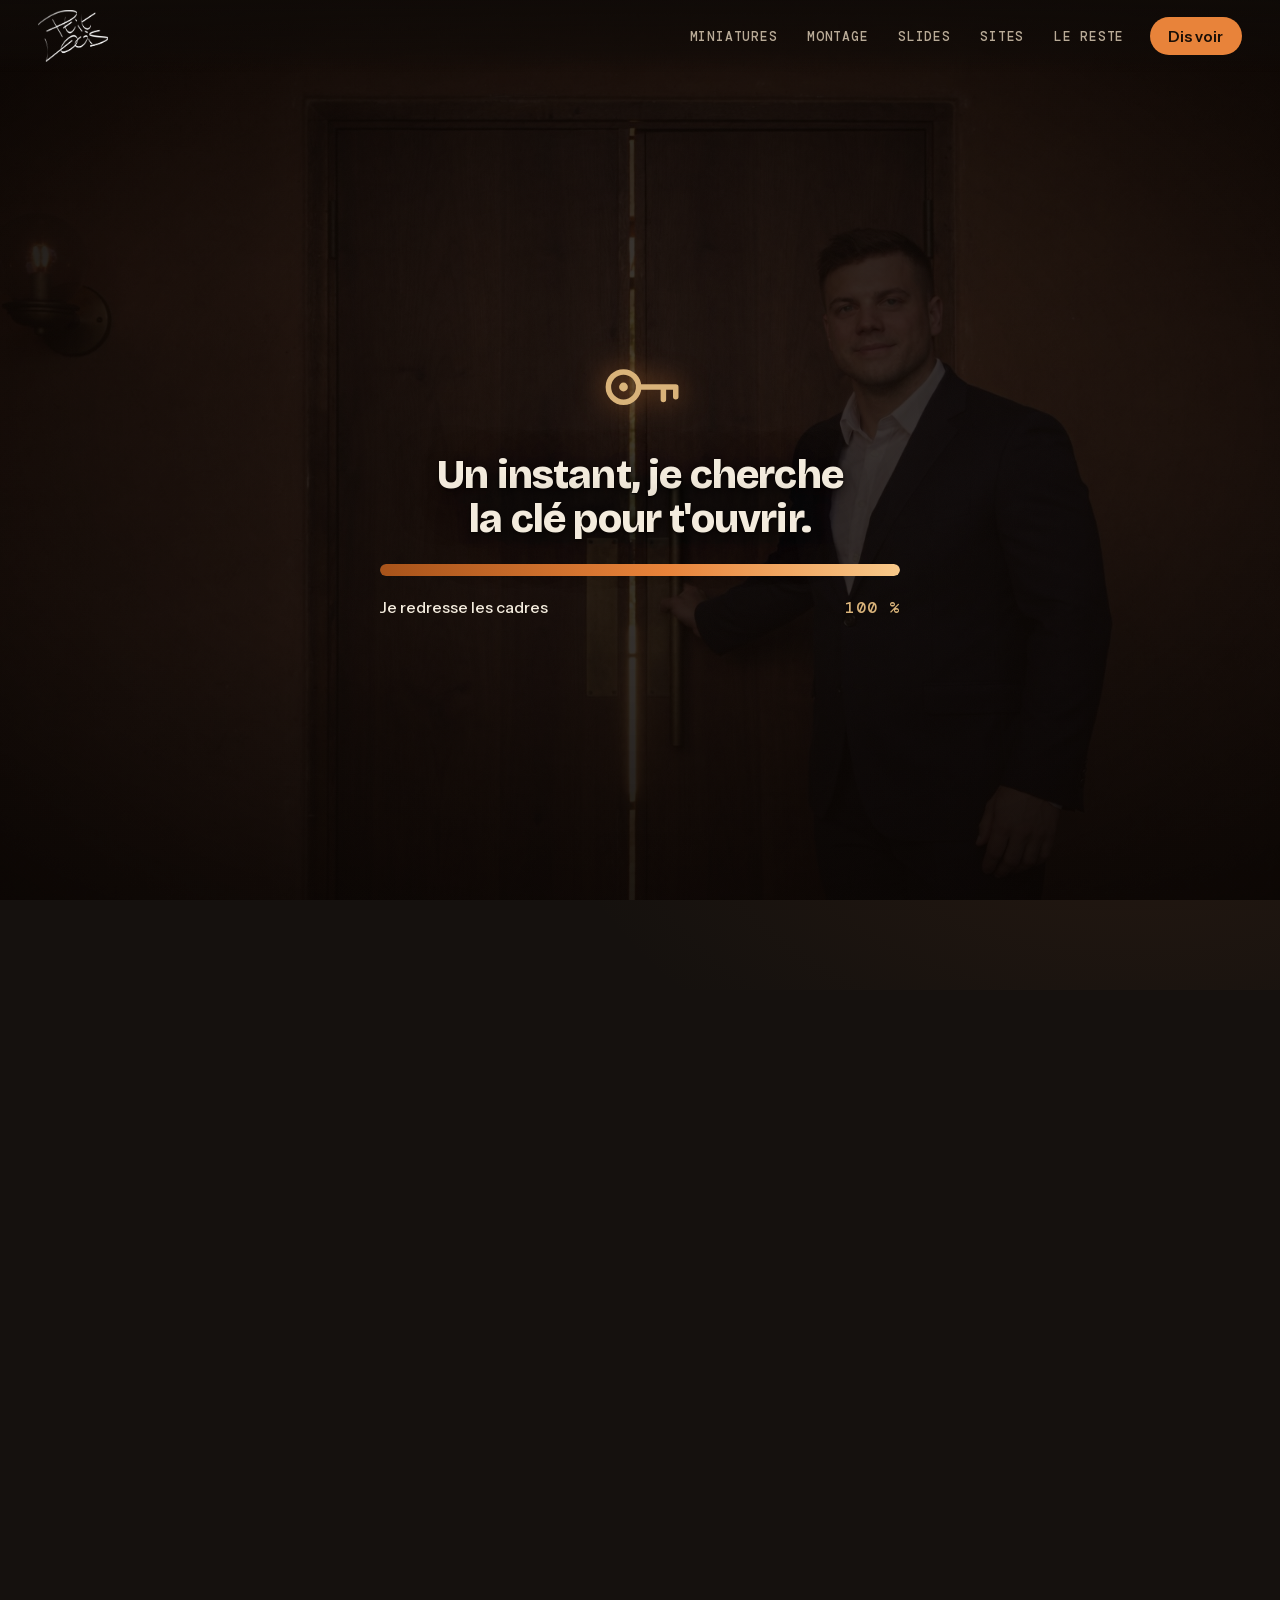
<file: index.html>
<!doctype html>
<html lang="fr">
<head>
<meta charset="utf-8">
<meta name="viewport" content="width=device-width,initial-scale=1">
<title>P'tit Louis · Quatre métiers, un Franc-Comtois</title>
<meta name="description" content="Louis Clément, freelance. Miniatures YouTube, montage vidéo, slides de webinaire et sites web. Entre, tout est au mur.">
<meta name="theme-color" content="#15110E">
<meta property="og:type" content="website">
<meta property="og:title" content="P'tit Louis · Quatre métiers, un Franc-Comtois">
<meta property="og:description" content="Miniatures YouTube, montage vidéo, slides de webinaire et sites web. Entre, tout est au mur.">
<meta property="og:site_name" content="P'tit Louis">
<meta property="og:locale" content="fr_FR">
<link rel="canonical" href="https://louisclement.site/">
<meta property="og:url" content="https://louisclement.site/">
<meta property="og:image" content="https://louisclement.site/assets/partage.jpg">
<meta property="og:image:width" content="1200">
<meta property="og:image:height" content="630">
<meta property="og:image:alt" content="Louis Clément ouvre la porte de sa galerie : quatre métiers, un Franc-Comtois.">
<meta name="twitter:card" content="summary_large_image">
<link rel="icon" href="data:image/svg+xml,%3Csvg xmlns='http://www.w3.org/2000/svg' viewBox='0 0 64 64'%3E%3Crect width='64' height='64' rx='12' fill='%2315110E'/%3E%3Cpath d='M18 10h28' stroke='%23E8833A' stroke-width='5' stroke-linecap='round'/%3E%3Crect x='14' y='22' width='36' height='28' rx='2' fill='none' stroke='%23F3EBDD' stroke-width='4'/%3E%3C/svg%3E">
<link rel="icon" type="image/png" sizes="32x32" href="assets/favicon-32.png">
<link rel="apple-touch-icon" href="assets/apple-touch-icon.png">
<link rel="preload" as="image" href="assets/hero-mobile.jpg" media="(max-aspect-ratio:1/1)">
<link rel="preload" as="fetch" type="video/mp4" href="assets/hero-scrub-l.mp4" crossorigin media="(min-width:721px) and (orientation:landscape) and (prefers-reduced-motion:no-preference)">
<link rel="preload" as="fetch" type="video/mp4" href="assets/hero-scrub-m.mp4" crossorigin media="(max-width:720px) and (orientation:portrait) and (prefers-reduced-motion:no-preference)">
<link rel="preload" href="assets/polices/bricolage-grotesque.woff2" as="font" type="font/woff2" crossorigin>
<link rel="preload" href="assets/polices/instrument-sans.woff2" as="font" type="font/woff2" crossorigin>
<link rel="stylesheet" href="assets/site.css">
</head>
<body>
<a class="skip" href="#main">Aller au contenu</a>
<div class="fond" aria-hidden="true"></div>
<div class="rideau" aria-hidden="true"></div>

<nav class="nav" aria-label="Navigation principale">
  <a class="nav-logo" href="#haut" aria-label="P'tit Louis, retour en haut"><img src="assets/logo-blanc.png" alt="" width="720" height="538"></a>
  <ul class="nav-ailes">
    <li><a href="#g-miniatures" data-aile="miniatures">Miniatures</a></li>
    <li><a href="#g-montage" data-aile="montage">Montage</a></li>
    <li><a href="#g-slides" data-aile="slides">Slides</a></li>
    <li><a href="#g-sites" data-aile="sites">Sites</a></li>
    <li><a href="#g-reste" data-aile="reste">Le reste</a></li>
  </ul>
  <a class="btn btn-nav" href="#contact">Dis voir</a>
</nav>

<main id="main" tabindex="-1">
  <span id="haut"></span>

  <!-- Héros fixe : téléphones, mouvement réduit, navigateurs sans 3D -->
  <section class="hero-fixe" aria-label="Accueil">
    <div class="hero-fixe-image" aria-hidden="true"></div>
    <div class="hero-fixe-texte">
      <p class="enseigne enseigne-fixe">LOUIS CLÉMENT</p>
      <h1>Quatre métiers,<br>un Franc-Comtois.</h1>
      <p class="lede">Miniatures YouTube, montage vidéo, slides de webinaire, sites web. Tout est au mur, juste en dessous.</p>
      <a class="btn" href="#contact">Dis voir ce qu'il te faut</a>
    </div>
  </section>

  <!-- La balade : une seule scène, du film de la porte jusqu'à la porte du fond -->
  <section class="balade" id="couloir" aria-label="La visite du couloir">
    <div class="scene">
      <div class="marche"><div class="marche-poster" aria-hidden="true"></div><video id="marche" preload="none" muted playsinline aria-hidden="true" tabindex="-1"></video><video id="arrivee" preload="none" muted playsinline aria-hidden="true" tabindex="-1"></video></div>
      <div class="murs"></div>
      <div class="fin-couloir" aria-hidden="true"></div>
      <div class="film-couche"><div class="film-poster" aria-hidden="true"></div><video id="hero" preload="none" muted playsinline aria-hidden="true" tabindex="-1"></video><div class="film-net" aria-hidden="true"></div><div class="scrim" aria-hidden="true"></div></div>
      <div class="band band-film band-f1" data-a="0" data-b="0.26" data-entree="montee">
        <p class="enseigne enseigne-bande">LOUIS CLÉMENT</p>
        <h1 class="split">Quatre métiers,|un Franc-Comtois.</h1>
        <p class="sub">Miniatures YouTube, montage vidéo, slides de webinaire, sites web. Pour les créateurs, les formateurs et les entreprises.</p>
      </div>
      <div class="band band-film band-f2" data-a="0.29" data-b="0.66" data-entree="moities">
        <p class="titre split">Entre, c'est ouvert.</p>
        <p class="sub">Tout ce que j'ai fabriqué est au mur. Tu scrolles, tu te balades.</p>
      </div>
      <div class="voile" role="status">
        <svg class="voile-cle" viewBox="0 0 64 64" aria-hidden="true"><circle cx="20" cy="32" r="11" fill="none" stroke="currentColor" stroke-width="4"/><circle cx="20" cy="32" r="3.2" fill="currentColor"/><path d="M31 32h27M49 32v9M58 32v7" fill="none" stroke="currentColor" stroke-width="4" stroke-linecap="round"/></svg>
        <p class="voile-titre">Un instant, je cherche la clé pour t'ouvrir.</p>
        <div class="chargement-barre" role="progressbar" aria-label="Chargement du film d'entrée" aria-valuemin="0" aria-valuemax="100" aria-valuenow="0"><i></i></div>
        <div class="chargement-ligne"><p class="chargement-msg" aria-hidden="true">J'allume les appliques</p><p class="chargement-pct" aria-hidden="true"><span>0</span> %</p></div>
        <button class="voile-passer" type="button" hidden>Entrer sans attendre</button>
      </div>
      <div class="filet" aria-hidden="true"><i></i></div>
      <div class="cue" aria-hidden="true"><span>Scrolle pour entrer</span><i></i></div>
      <div class="titres"></div>
      <div class="band band-porte" data-a="0.94" data-b="1" data-entree="montee">
        <p class="titre split">Au bout du couloir,|c'est ton projet.</p>
        <p class="sub">Un message suffit. Je te réponds en 24&nbsp;h, toujours.</p>
        <p class="cta"><a class="btn" href="#contact">Dis voir ce qu'il te faut</a></p>
        <p class="note">« Dis voir », c'est du franc-comtois. Ça veut dire : raconte-moi.</p>
      </div>
      <div class="cartel chip" aria-live="polite"></div>
      <div class="plan" aria-label="Plan du couloir">
        <p class="plan-titre">Plan du couloir <span>Clique sur une aile pour y aller</span></p>
        <div class="plan-trace"><i class="plan-ici" aria-hidden="true"><b>Tu es ici</b></i></div>
        <div class="plan-ailes"></div>
      </div>
      <p class="astuce chip" aria-hidden="true">Clique sur un cadre pour l'ouvrir</p>
    </div>
  </section>

  <!-- Index : le couloir sans marcher -->
  <section class="bloc index" id="index" aria-labelledby="t-index">
    <header class="tete">
      <svg class="applique" viewBox="0 0 120 40" aria-hidden="true"><path d="M60 2v10M22 12h76v7H22z"/><path class="lueur" d="M26 22h68l14 16H12z"/></svg>
      <h2 id="t-index">Tout revoir d'un coup.</h2>
      <p class="lede">Le couloir sans marcher.</p>
    </header>
    <div class="galeries"></div>
  </section>

  <section class="bloc promesses" id="promesses" aria-labelledby="t-promesses">
    <header class="tete tete-gauche">
      <svg class="applique" viewBox="0 0 120 40" aria-hidden="true"><path d="M60 2v10M22 12h76v7H22z"/><path class="lueur" d="M26 22h68l14 16H12z"/></svg>
      <h2 id="t-promesses">Ce que tu ne vivras pas ici.</h2>
    </header>
    <ol class="cartes">
      <li class="carte"><p class="galere">Le prestataire qui s'évapore.</p><p class="contre">Je réponds. Et je te préviens avant que tu aies à me relancer.</p></li>
      <li class="carte"><p class="galere">Tout réexpliquer à chaque fois.</p><p class="contre">Tu expliques une fois. Ça sert pour la miniature, le montage, les slides et le site.</p></li>
      <li class="carte"><p class="galere">Payer sans rien posséder.</p><p class="contre">Ce que je fabrique est à toi. Ton site aussi. Pas d'abonnement, pas d'engagement.</p></li>
    </ol>
    <div class="garantie">
      <p class="garantie-titre">Je ne facture qu'un projet validé.</p>
      <p>Satisfait ou remboursé, sur toutes mes prestations. Le risque est de mon côté, pas du tien.</p>
    </div>
  </section>

  <section class="bloc methode" id="methode" aria-labelledby="t-methode">
    <header class="tete">
      <svg class="applique" viewBox="0 0 120 40" aria-hidden="true"><path d="M60 2v10M22 12h76v7H22z"/><path class="lueur" d="M26 22h68l14 16H12z"/></svg>
      <h2 id="t-methode">Comment ça se passe.</h2>
    </header>
    <ol class="frise">
      <li><span class="num">01</span><h3>Tu m'écris.</h3><p>Un message, même brouillon. Ton besoin, ton lien, ta date.</p></li>
      <li><span class="num">02</span><h3>Je pose des questions.</h3><p>Les bonnes, une seule fois. Je garde ton brief, tu n'auras pas à le refaire.</p></li>
      <li><span class="num">03</span><h3>Premier jet, vite.</h3><p>Tu vois une vraie version, pas une promesse. Tu me dis ce qui cloche.</p></li>
      <li><span class="num">04</span><h3>Tu valides, puis je facture.</h3><p>Je corrige jusqu'à ce que ce soit bon. Je ne facture qu'un projet validé.</p></li>
    </ol>
    <svg class="fil" viewBox="0 0 1000 20" preserveAspectRatio="none" aria-hidden="true"><path d="M0 10 C 200 -6, 300 26, 500 10 S 800 -6, 1000 10"/></svg>
  </section>

  <section class="bloc questions" id="questions" aria-labelledby="t-questions">
    <header class="tete tete-gauche">
      <svg class="applique" viewBox="0 0 120 40" aria-hidden="true"><path d="M60 2v10M22 12h76v7H22z"/><path class="lueur" d="M26 22h68l14 16H12z"/></svg>
      <h2 id="t-questions">Les questions qu'on me pose.</h2>
    </header>
    <div class="faq">
      <details><summary>Quatre métiers, tu es vraiment bon dans lequel ?</summary><p>Remonte le couloir et juge sur pièces, métier par métier. Les quatre se tiennent : la miniature attire, le montage retient, les slides expliquent, le site convertit. Les penser avec la même tête, c'est tout l'intérêt. Et ce que je ne sais pas faire, je te le dis avant de commencer, pas après.</p></details>
      <details><summary>Et si tu disparais en plein projet ?</summary><p>Je suis une personne, pas une plateforme. Tu as mon nom, mon WhatsApp, et une réponse en 24 h. Et comme je ne facture qu'un projet validé, le risque est de mon côté, pas du tien.</p></details>
      <details><summary>Combien ça coûte ?</summary><p>Ça dépend de ce qu'il te faut, donc je ne vais pas inventer un prix ici. Tu m'écris, je te réponds en 24 h avec un prix, ce qui est compris, et un délai. Noir sur blanc, avant de commencer. Et tu ne paies que si tu valides : satisfait ou remboursé.</p></details>
      <details><summary>Tu vas respecter mon style ?</summary><p>C'est le métier. Va voir l'aile des slides : cinq clients, cinq univers, aucun ne se ressemble. Je pars de tes références, je t'envoie un premier jet tôt, et tu gardes le dernier mot.</p></details>
      <details><summary>Les fichiers et le site, ils sont à moi ?</summary><p>Oui. Ce que je fabrique pour toi est à toi : ton site, ton nom de domaine, tes accès. Pas d'abonnement, pas d'engagement sur quatre ans. Si un jour tu veux continuer sans moi, tu peux.</p></details>
      <details><summary>En combien de temps ?</summary><p>Je t'annonce un délai avant de commencer, et je le tiens. Si tu es pressé, dis-le dans ton message, on regarde ce qui est possible.</p></details>
    </div>
  </section>

  <section class="bloc apropos" id="a-propos" aria-labelledby="t-apropos">
    <div class="apropos-signature" aria-hidden="true"><img src="assets/logo-blanc.png" alt="" width="720" height="538" loading="lazy"></div>
    <div class="apropos-texte">
      <h2 id="t-apropos">Le P'tit Louis.</h2>
      <p>Franc-Comtois, et fier de l'être. Je fabrique des miniatures, des montages, des slides et des sites pour des créateurs, des formateurs et des entreprises, en France et à l'international. Quatre métiers, parce que mes clients avaient quatre besoins et aucune envie de briefer quatre personnes.</p>
    </div>
  </section>

  <section class="bloc contact" id="contact" aria-labelledby="t-contact">
    <header class="tete">
      <svg class="applique" viewBox="0 0 120 40" aria-hidden="true"><path d="M60 2v10M22 12h76v7H22z"/><path class="lueur" d="M26 22h68l14 16H12z"/></svg>
      <h2 id="t-contact">Dis voir ce qu'il te faut.</h2>
      <p class="lede">Un message suffit. Je réponds en 24 h, toujours, avec un prix, ce qui est compris, et un délai.</p>
    </header>
    <form class="formulaire" id="form-contact" novalidate>
      <label class="champ"><span>Ton prénom</span><input type="text" name="prenom" autocomplete="given-name" maxlength="60" required></label>
      <fieldset class="champ cases"><legend>Il te faut quoi ?</legend>
        <label><input type="checkbox" name="besoin" value="Miniatures"><span>Miniatures</span></label>
        <label><input type="checkbox" name="besoin" value="Montage"><span>Montage</span></label>
        <label><input type="checkbox" name="besoin" value="Slides"><span>Slides</span></label>
        <label><input type="checkbox" name="besoin" value="Site web"><span>Site web</span></label>
        <label><input type="checkbox" name="besoin" value="Autre chose"><span>Autre chose</span></label>
      </fieldset>
      <label class="champ"><span>Un lien à me montrer ? <em>facultatif</em></span><input type="text" name="lien" inputmode="url" autocapitalize="none" spellcheck="false" maxlength="200" placeholder="Ta chaîne, ton site, ce que tu veux"></label>
      <label class="champ"><span>C'est pour quand ? <em>facultatif</em></span><input type="text" name="quand" maxlength="120" placeholder="La semaine prochaine, fin du mois..."></label>
      <label class="champ champ-large"><span>Raconte</span><textarea name="message" rows="5" maxlength="1200" required></textarea></label>
      <div class="actions">
        <button class="btn" type="submit">Envoyer sur WhatsApp</button>
        <a class="btn btn-fantome" id="wa-direct" href="https://wa.me/33761479585" target="_blank" rel="noopener">Ou écris-moi direct sur WhatsApp</a>
      </div>
      <p class="retour" role="status" aria-live="polite"></p>
    </form>
  </section>
</main>

<footer class="pied">
  <img class="pied-logo" src="assets/logo-blanc.png" alt="P'tit Louis" width="720" height="538" loading="lazy">
  <ul class="pied-liens">
    <li><a href="#index">Les projets</a></li>
    <li><a href="#methode">La méthode</a></li>
    <li><a href="#questions">Les questions</a></li>
    <li><a href="#contact">Le contact</a></li>
    <li><a href="mentions-legales.html">Mentions légales</a></li>
    <li><a href="confidentialite.html">Confidentialité</a></li>
  </ul>
  <p class="pied-ligne">Fabriqué en Franche-Comté. Livré partout.</p>
  <p class="pied-note">Le couloir est un décor généré par IA. Les projets accrochés dedans sont bien réels.</p>
  <p class="pied-note">© <span id="annee">2026</span> P'tit Louis</p>
</footer>

<dialog class="fiche" id="fiche" aria-labelledby="fiche-titre">
  <div class="fiche-cadre">
    <button class="fiche-fermer" type="button" aria-label="Fermer la fiche">Fermer</button>
    <div class="fiche-media"></div>
    <div class="fiche-infos">
      <p class="fiche-aile"></p>
      <h2 id="fiche-titre"></h2>
      <p class="fiche-ligne"></p>
      <p class="fiche-technique"></p>
      <p class="fiche-lien"></p>
      <div class="fiche-nav">
        <button type="button" class="btn btn-fantome" data-pas="-1">Précédent</button>
        <button type="button" class="btn btn-fantome" data-pas="1">Suivant</button>
      </div>
    </div>
    <div class="fiche-meme-aile">
      <p class="fiche-meme-titre">Dans la même aile</p>
      <div class="fiche-rangee"></div>
    </div>
  </div>
</dialog>

<script src="assets/data.js"></script>
<script src="assets/site.js"></script>
</body>
</html>
</file>
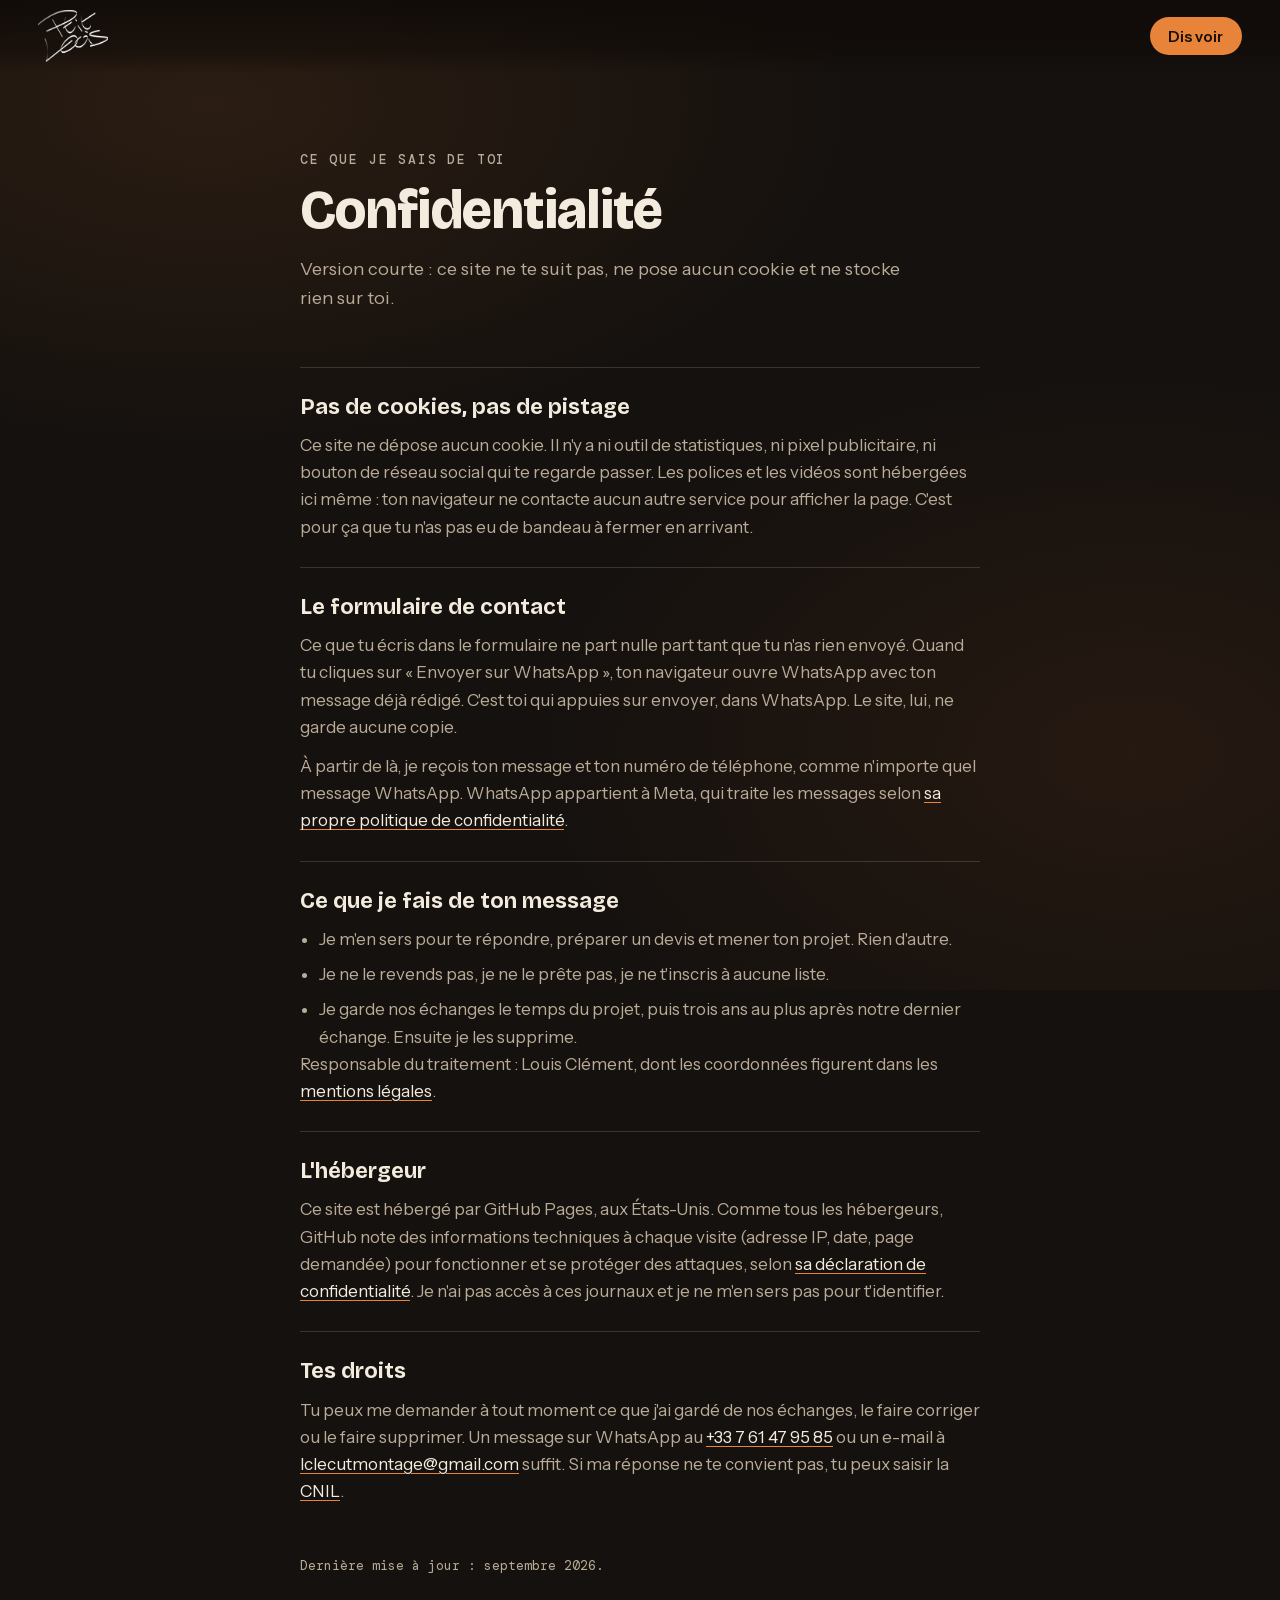
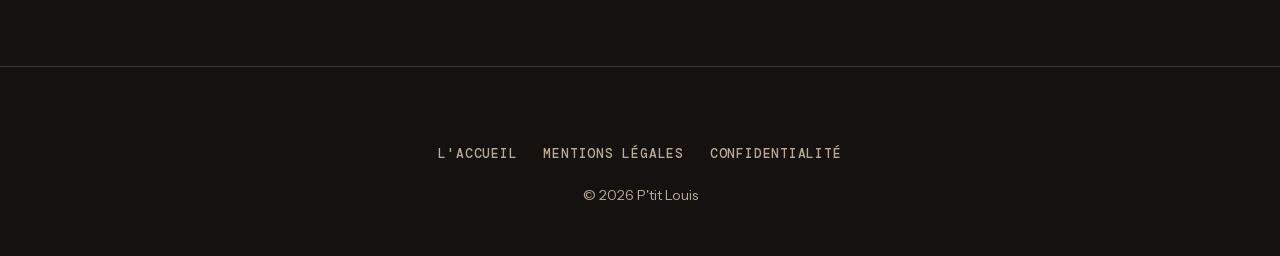
<file: confidentialite.html>
<!doctype html>
<html lang="fr">
<head>
<meta charset="utf-8">
<meta name="viewport" content="width=device-width,initial-scale=1">
<title>Confidentialité · P'tit Louis</title>
<meta name="description" content="Ce que ce site sait de toi : à peu près rien. Pas de cookies, pas de suivi, un formulaire qui passe par WhatsApp.">
<meta name="robots" content="noindex,follow">
<meta name="theme-color" content="#15110E">
<link rel="icon" href="data:image/svg+xml,%3Csvg xmlns='http://www.w3.org/2000/svg' viewBox='0 0 64 64'%3E%3Crect width='64' height='64' rx='12' fill='%2315110E'/%3E%3Cpath d='M18 10h28' stroke='%23E8833A' stroke-width='5' stroke-linecap='round'/%3E%3Crect x='14' y='22' width='36' height='28' rx='2' fill='none' stroke='%23F3EBDD' stroke-width='4'/%3E%3C/svg%3E">
<link rel="icon" type="image/png" sizes="32x32" href="assets/favicon-32.png">
<link rel="apple-touch-icon" href="assets/apple-touch-icon.png">
<link rel="preload" href="assets/polices/bricolage-grotesque.woff2" as="font" type="font/woff2" crossorigin>
<link rel="stylesheet" href="assets/site.css">
</head>
<body class="page-simple">
<a class="skip" href="#main">Aller au contenu</a>
<div class="fond" aria-hidden="true"></div>
<nav class="nav" aria-label="Navigation principale">
  <a class="nav-logo" href="./" aria-label="P'tit Louis, retour à l'accueil"><img src="assets/logo-blanc.png" alt="" width="720" height="538"></a>
  <a class="btn btn-nav" href="./#contact">Dis voir</a>
</nav>
<main id="main" tabindex="-1" class="page">
  <header class="page-tete">
    <p class="page-sur">Ce que je sais de toi</p>
    <h1>Confidentialité</h1>
    <p class="lede">Version courte : ce site ne te suit pas, ne pose aucun cookie et ne stocke rien sur toi.</p>
  </header>
  <section>
    <h2>Pas de cookies, pas de pistage</h2>
    <p>Ce site ne dépose aucun cookie. Il n'y a ni outil de statistiques, ni pixel publicitaire, ni bouton de réseau social qui te regarde passer. Les polices et les vidéos sont hébergées ici même : ton navigateur ne contacte aucun autre service pour afficher la page. C'est pour ça que tu n'as pas eu de bandeau à fermer en arrivant.</p>
  </section>
  <section>
    <h2>Le formulaire de contact</h2>
    <p>Ce que tu écris dans le formulaire ne part nulle part tant que tu n'as rien envoyé. Quand tu cliques sur « Envoyer sur WhatsApp », ton navigateur ouvre WhatsApp avec ton message déjà rédigé. C'est toi qui appuies sur envoyer, dans WhatsApp. Le site, lui, ne garde aucune copie.</p>
    <p>À partir de là, je reçois ton message et ton numéro de téléphone, comme n'importe quel message WhatsApp. WhatsApp appartient à Meta, qui traite les messages selon <a href="https://www.whatsapp.com/legal/privacy-policy-eea" rel="noopener">sa propre politique de confidentialité</a>.</p>
  </section>
  <section>
    <h2>Ce que je fais de ton message</h2>
    <ul>
      <li>Je m'en sers pour te répondre, préparer un devis et mener ton projet. Rien d'autre.</li>
      <li>Je ne le revends pas, je ne le prête pas, je ne t'inscris à aucune liste.</li>
      <li>Je garde nos échanges le temps du projet, puis trois ans au plus après notre dernier échange. Ensuite je les supprime.</li>
    </ul>
    <p>Responsable du traitement : Louis Clément, dont les coordonnées figurent dans les <a href="mentions-legales.html">mentions légales</a>.</p>
  </section>
  <section>
    <h2>L'hébergeur</h2>
    <p>Ce site est hébergé par GitHub Pages, aux États-Unis. Comme tous les hébergeurs, GitHub note des informations techniques à chaque visite (adresse IP, date, page demandée) pour fonctionner et se protéger des attaques, selon <a href="https://docs.github.com/fr/site-policy/privacy-policies/github-general-privacy-statement" rel="noopener">sa déclaration de confidentialité</a>. Je n'ai pas accès à ces journaux et je ne m'en sers pas pour t'identifier.</p>
  </section>
  <section>
    <h2>Tes droits</h2>
    <p>Tu peux me demander à tout moment ce que j'ai gardé de nos échanges, le faire corriger ou le faire supprimer. Un message sur WhatsApp au <a href="https://wa.me/33761479585" rel="noopener">+33 7 61 47 95 85</a> ou un e-mail à <a href="mailto:lclecutmontage@gmail.com">lclecutmontage@gmail.com</a> suffit. Si ma réponse ne te convient pas, tu peux saisir la <a href="https://www.cnil.fr/fr/plaintes" rel="noopener">CNIL</a>.</p>
  </section>
  <p class="page-date">Dernière mise à jour : septembre 2026.</p>

</main>
<footer class="pied">
  <ul class="pied-liens">
    <li><a href="./">L'accueil</a></li>
    <li><a href="mentions-legales.html">Mentions légales</a></li>
    <li><a href="confidentialite.html">Confidentialité</a></li>
  </ul>
  <p class="pied-note">© 2026 P'tit Louis</p>
</footer>
</body>
</html>
</file>
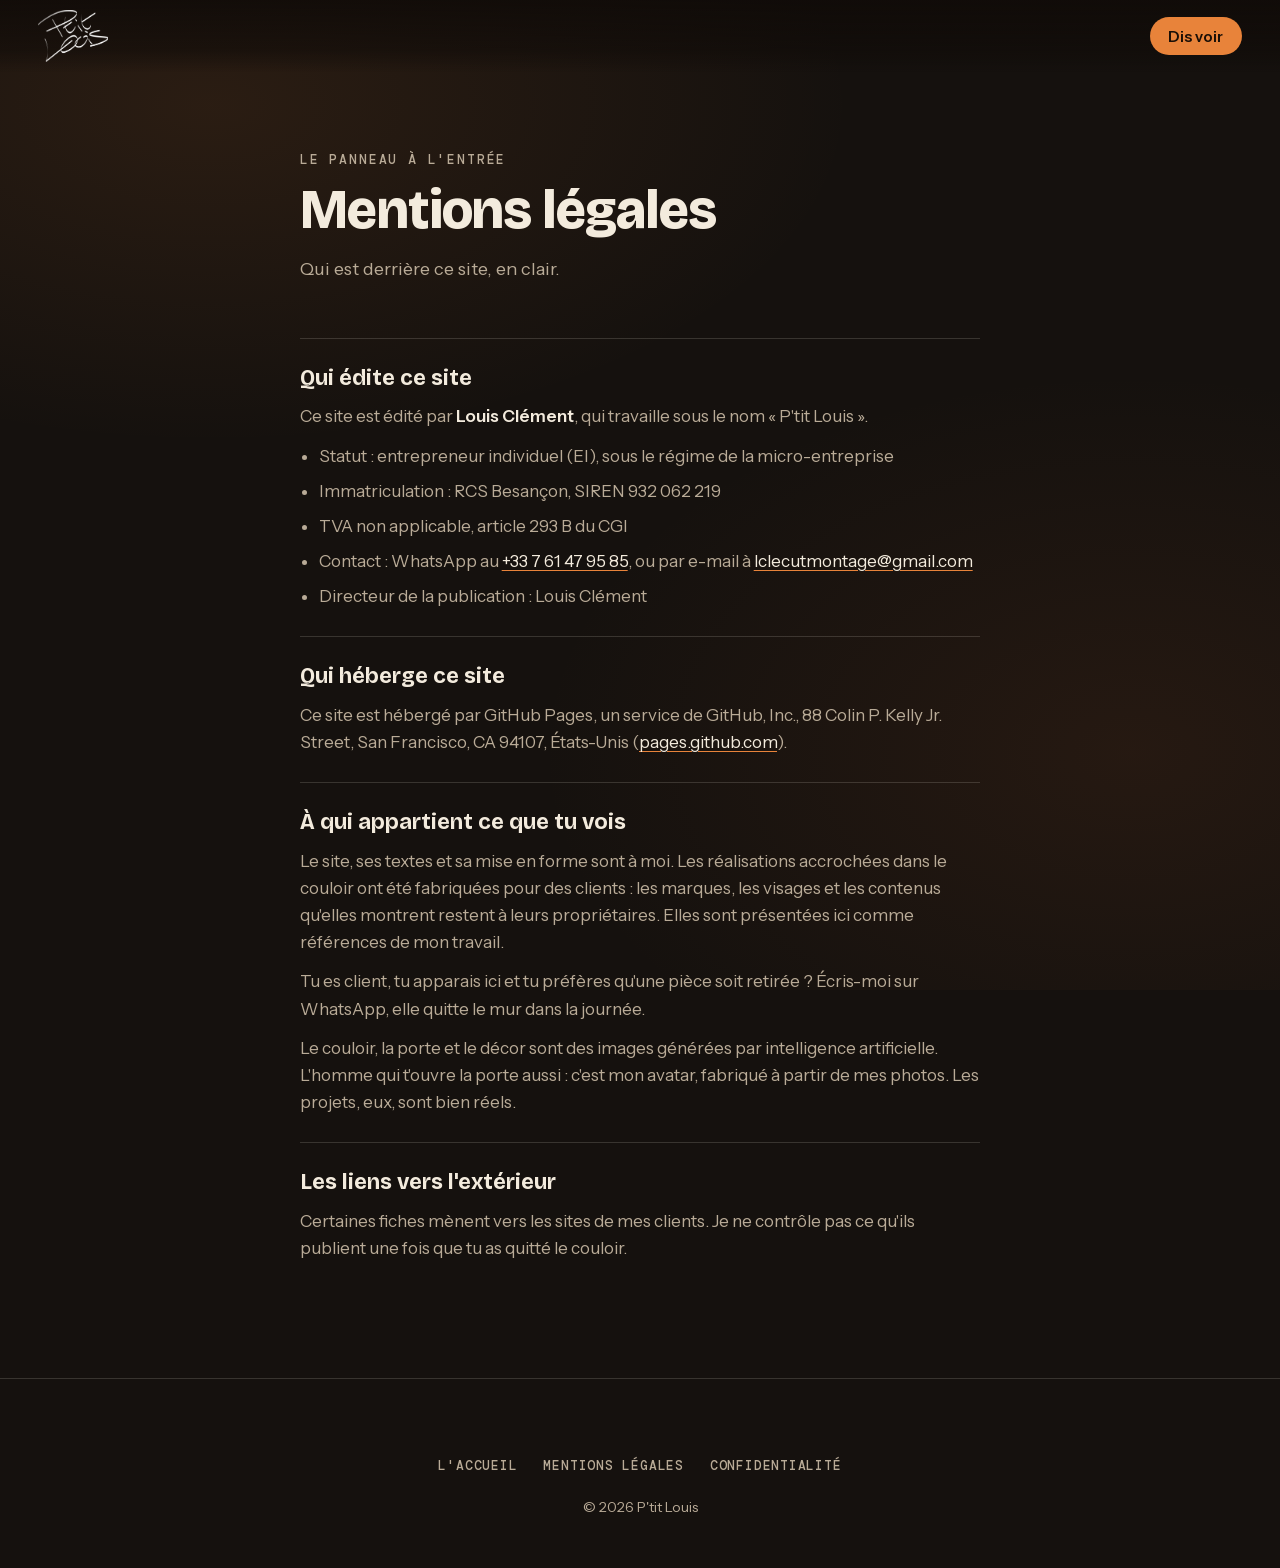
<file: mentions-legales.html>
<!doctype html>
<html lang="fr">
<head>
<meta charset="utf-8">
<meta name="viewport" content="width=device-width,initial-scale=1">
<title>Mentions légales · P'tit Louis</title>
<meta name="description" content="Qui édite ce site, qui l'héberge, et à qui appartiennent les réalisations montrées.">
<meta name="robots" content="noindex,follow">
<meta name="theme-color" content="#15110E">
<link rel="icon" href="data:image/svg+xml,%3Csvg xmlns='http://www.w3.org/2000/svg' viewBox='0 0 64 64'%3E%3Crect width='64' height='64' rx='12' fill='%2315110E'/%3E%3Cpath d='M18 10h28' stroke='%23E8833A' stroke-width='5' stroke-linecap='round'/%3E%3Crect x='14' y='22' width='36' height='28' rx='2' fill='none' stroke='%23F3EBDD' stroke-width='4'/%3E%3C/svg%3E">
<link rel="icon" type="image/png" sizes="32x32" href="assets/favicon-32.png">
<link rel="apple-touch-icon" href="assets/apple-touch-icon.png">
<link rel="preload" href="assets/polices/bricolage-grotesque.woff2" as="font" type="font/woff2" crossorigin>
<link rel="stylesheet" href="assets/site.css">
</head>
<body class="page-simple">
<a class="skip" href="#main">Aller au contenu</a>
<div class="fond" aria-hidden="true"></div>
<nav class="nav" aria-label="Navigation principale">
  <a class="nav-logo" href="./" aria-label="P'tit Louis, retour à l'accueil"><img src="assets/logo-blanc.png" alt="" width="720" height="538"></a>
  <a class="btn btn-nav" href="./#contact">Dis voir</a>
</nav>
<main id="main" tabindex="-1" class="page">
  <header class="page-tete">
    <p class="page-sur">Le panneau à l'entrée</p>
    <h1>Mentions légales</h1>
    <p class="lede">Qui est derrière ce site, en clair.</p>
  </header>
  <section>
    <h2>Qui édite ce site</h2>
    <p>Ce site est édité par <strong>Louis Clément</strong>, qui travaille sous le nom « P'tit Louis ».</p>
    <ul>
      <li>Statut : entrepreneur individuel (EI), sous le régime de la micro-entreprise</li>
      <li>Immatriculation : RCS Besançon, SIREN 932 062 219</li>
      <li>TVA non applicable, article 293 B du CGI</li>
      <li>Contact : WhatsApp au <a href="https://wa.me/33761479585" rel="noopener">+33 7 61 47 95 85</a>, ou par e-mail à <a href="mailto:lclecutmontage@gmail.com">lclecutmontage@gmail.com</a></li>
      <li>Directeur de la publication : Louis Clément</li>
    </ul>
  </section>
  <section>
    <h2>Qui héberge ce site</h2>
    <p>Ce site est hébergé par GitHub Pages, un service de GitHub, Inc., 88 Colin P. Kelly Jr. Street, San Francisco, CA 94107, États-Unis (<a href="https://pages.github.com" rel="noopener">pages.github.com</a>).</p>
  </section>
  <section>
    <h2>À qui appartient ce que tu vois</h2>
    <p>Le site, ses textes et sa mise en forme sont à moi. Les réalisations accrochées dans le couloir ont été fabriquées pour des clients : les marques, les visages et les contenus qu'elles montrent restent à leurs propriétaires. Elles sont présentées ici comme références de mon travail.</p>
    <p>Tu es client, tu apparais ici et tu préfères qu'une pièce soit retirée ? Écris-moi sur WhatsApp, elle quitte le mur dans la journée.</p>
    <p>Le couloir, la porte et le décor sont des images générées par intelligence artificielle. L'homme qui t'ouvre la porte aussi : c'est mon avatar, fabriqué à partir de mes photos. Les projets, eux, sont bien réels.</p>
  </section>
  <section>
    <h2>Les liens vers l'extérieur</h2>
    <p>Certaines fiches mènent vers les sites de mes clients. Je ne contrôle pas ce qu'ils publient une fois que tu as quitté le couloir.</p>
  </section>

</main>
<footer class="pied">
  <ul class="pied-liens">
    <li><a href="./">L'accueil</a></li>
    <li><a href="mentions-legales.html">Mentions légales</a></li>
    <li><a href="confidentialite.html">Confidentialité</a></li>
  </ul>
  <p class="pied-note">© 2026 P'tit Louis</p>
</footer>
</body>
</html>
</file>
<file: assets/site.css>
/* P'tit Louis. Palette tirée de l'entrée validée : enduit d'argile, béton ciré, laiton. */
/* Polices hébergées ici (licence libre OFL) : aucun serveur tiers contacté, donc aucun cookie et aucun bandeau à afficher */
@font-face{font-family:"Bricolage Grotesque";font-style:normal;font-weight:700 800;font-stretch:100%;font-display:swap;src:url(polices/bricolage-grotesque.woff2) format("woff2");unicode-range:U+0000-00FF,U+0131,U+0152-0153,U+02BB-02BC,U+02C6,U+02DA,U+02DC,U+0304,U+0308,U+0329,U+2000-206F,U+20AC,U+2122,U+2191,U+2193,U+2212,U+2215,U+FEFF,U+FFFD}
@font-face{font-family:"Instrument Sans";font-style:normal;font-weight:400 600;font-stretch:100%;font-display:swap;src:url(polices/instrument-sans.woff2) format("woff2");unicode-range:U+0000-00FF,U+0131,U+0152-0153,U+02BB-02BC,U+02C6,U+02DA,U+02DC,U+0304,U+0308,U+0329,U+2000-206F,U+20AC,U+2122,U+2191,U+2193,U+2212,U+2215,U+FEFF,U+FFFD}
@font-face{font-family:"DM Mono";font-style:normal;font-weight:400;font-display:swap;src:url(polices/dm-mono-400.woff2) format("woff2");unicode-range:U+0000-00FF,U+0131,U+0152-0153,U+02BB-02BC,U+02C6,U+02DA,U+02DC,U+0304,U+0308,U+0329,U+2000-206F,U+20AC,U+2122,U+2191,U+2193,U+2212,U+2215,U+FEFF,U+FFFD}
@font-face{font-family:"DM Mono";font-style:normal;font-weight:500;font-display:swap;src:url(polices/dm-mono-500.woff2) format("woff2");unicode-range:U+0000-00FF,U+0131,U+0152-0153,U+02BB-02BC,U+02C6,U+02DA,U+02DC,U+0304,U+0308,U+0329,U+2000-206F,U+20AC,U+2122,U+2191,U+2193,U+2212,U+2215,U+FEFF,U+FFFD}
:root{
  --canvas:#15110E;
  --panel:#1F1813;
  --panel-2:#2A2019;
  --accent:#E8833A;
  --accent-hover:#F59B55;
  --accent-muted:rgba(232,131,58,.22);
  --laiton:#D9B37A;
  --text-primary:#F3EBDD;
  --text-secondary:#B9AB97;
  --bord:rgba(243,235,221,.16);
  --bord-fort:rgba(243,235,221,.42);
  --e1:cubic-bezier(.22,.8,.22,1);
  --e2:cubic-bezier(.65,0,.35,1);
  --tshadow:0 1px 2px rgba(10,6,3,.95),0 3px 12px rgba(10,6,3,.78),0 10px 44px rgba(10,6,3,.8);
  --titre:"Bricolage Grotesque",system-ui,sans-serif;
  --texte:"Instrument Sans",system-ui,sans-serif;
  --mono:"DM Mono",ui-monospace,monospace;
  --navh:72px;
}
*,*::before,*::after{box-sizing:border-box}
html{overflow-x:hidden;overflow-x:clip;scroll-behavior:smooth;-webkit-text-size-adjust:100%}
body{margin:0;overflow-x:hidden;overflow-x:clip;background:var(--canvas);color:var(--text-primary);font:400 1.0625rem/1.6 var(--texte);-webkit-font-smoothing:antialiased;animation:page-in .9s var(--e1) both}
@keyframes page-in{from{opacity:0}to{opacity:1}}
img,video,canvas{display:block;max-width:100%}
h1,h2,h3,p,ul,ol,fieldset{margin:0;padding:0}
ul,ol{list-style:none}
fieldset{border:0;min-width:0}
a{color:inherit}
button{font:inherit;color:inherit}
:focus-visible{outline:2px solid var(--accent);outline-offset:3px;border-radius:4px}
.skip{position:fixed;left:12px;top:-60px;z-index:100;background:var(--accent);color:var(--canvas);padding:10px 16px;border-radius:8px;font-weight:600;text-decoration:none;transition:top .3s var(--e1)}
.skip:focus{top:12px}

/* Un seul environnement derrière toute la page */
.fond{position:fixed;inset:-10%;z-index:-1;pointer-events:none;background:
  radial-gradient(ellipse 60% 45% at 22% 18%,rgba(232,131,58,.10),transparent 70%),
  radial-gradient(ellipse 55% 50% at 82% 78%,rgba(150,78,40,.13),transparent 70%),
  var(--canvas);animation:derive 80s var(--e2) -20s infinite alternate}
@keyframes derive{from{transform:translate3d(-2%,-1.5%,0)}to{transform:translate3d(2%,1.5%,0)}}

/* Le rideau : fondu au noir chaud pour les grands sauts dans la page */
.rideau{position:fixed;inset:0;z-index:39;background:#120b07;opacity:0;visibility:hidden;pointer-events:none;transition:opacity .36s var(--e2),visibility 0s .36s}
.rideau.on{opacity:1;visibility:visible;transition:opacity .36s var(--e2)}

/* Boutons */
.btn{display:inline-flex;align-items:center;justify-content:center;gap:.5em;padding:.95em 1.5em;border-radius:999px;border:1px solid transparent;background:var(--accent);color:#1A0F07;font:600 1rem/1 var(--texte);text-decoration:none;text-shadow:none;cursor:pointer;transition:background .35s var(--e1),transform .35s var(--e1),box-shadow .35s var(--e1),border-color .35s var(--e1),color .35s var(--e1)}
.btn:hover{background:var(--accent-hover);transform:translateY(-2px);box-shadow:0 10px 30px rgba(232,131,58,.28)}
.btn:active{transform:translateY(0)}
.btn-fantome{background:transparent;color:var(--text-primary);border-color:var(--bord-fort)}
.btn-fantome:hover{background:rgba(243,235,221,.08);box-shadow:none;border-color:var(--text-primary)}
@media (pointer:coarse){.btn{min-height:44px;display:inline-flex;align-items:center;justify-content:center}}

/* Navigation */
.nav{position:fixed;inset:0 0 auto 0;z-index:40;height:var(--navh);display:flex;align-items:center;gap:24px;padding:0 clamp(16px,3vw,40px);background:linear-gradient(to bottom,rgba(16,11,8,.86),rgba(16,11,8,.55) 70%,rgba(16,11,8,0));transition:background .5s var(--e1)}
.nav-logo{display:block;flex:none;height:52px;transition:opacity .35s var(--e1),transform .35s var(--e1)}
.nav-logo img{height:100%;width:auto}
.nav-logo:hover{opacity:.82;transform:rotate(-2deg)}
.nav-ailes{display:flex;align-items:baseline;gap:clamp(10px,2vw,28px);margin-left:auto;font:500 .8125rem/1 var(--mono);letter-spacing:.06em;text-transform:uppercase}
.nav-ailes a{position:relative;display:block;padding:12px 2px;text-decoration:none;color:var(--text-secondary);transition:color .35s var(--e1)}
.nav-ailes a::after{content:"";position:absolute;left:0;right:0;bottom:6px;height:2px;background:var(--accent);transform:scaleX(0);transform-origin:left;transition:transform .45s var(--e1)}
.nav-ailes a:hover,.nav-ailes a.actif{color:var(--text-primary)}
.nav-ailes a.actif::after{transform:scaleX(1)}
.btn-nav{padding:.7em 1.15em;font-size:.9375rem}
@media (max-width:860px){.nav-ailes{display:none}.btn-nav{margin-left:auto}}

/* Héros fixe (par défaut, sans JavaScript ou hors 3D) */
.balade{display:none}
.hero-fixe{position:relative;min-height:100svh;display:grid;align-items:end;padding:calc(var(--navh) + 24px) clamp(20px,5vw,72px) clamp(40px,8vh,96px)}
.hero-fixe-image{position:absolute;inset:0;background:#2a170c url(hero-poster.jpg) 60% 40%/cover no-repeat}
@media (max-aspect-ratio:1/1){.hero-fixe-image{background-image:url(hero-mobile.jpg);background-position:69% 30%}}   /* écrans debout : Louis qui fait signe d'entrer, cadré en vertical */
.hero-fixe-image::after{content:"";position:absolute;inset:0;background:linear-gradient(to top,rgba(14,9,6,.94) 8%,rgba(14,9,6,.55) 46%,rgba(14,9,6,.15) 80%)}
.hero-fixe-texte{position:relative;display:grid;gap:18px;justify-items:start;text-shadow:var(--tshadow)}
.hero-fixe h1{font:800 clamp(2rem,8.6vw,4.4rem)/1.04 var(--titre);letter-spacing:-.02em;white-space:nowrap}
.lede{color:var(--text-secondary);font-size:1.125rem;max-width:52ch}
.hero-fixe .lede{color:var(--text-primary);max-width:40ch}
.enseigne{font:800 1.7rem/1 var(--titre);letter-spacing:.32em;margin-right:-.32em;color:#F8DDB0;text-shadow:0 0 10px rgba(255,186,110,.85),0 0 30px rgba(232,131,58,.65),0 0 70px rgba(232,131,58,.35),0 1px 2px rgba(10,6,3,.9);white-space:nowrap}
.enseigne-fixe{font-size:clamp(1rem,4.4vw,1.4rem)}
.enseigne-bande{margin-bottom:18px;font-size:clamp(1.15rem,1.9vw,1.9rem);--ke:clamp(0,var(--k)*2.4,1);opacity:var(--ke)}
html.js3d .hero-fixe{display:none}
html.js3d .balade{display:block}

/* Film d'entrée */
.balade{position:relative;height:2300vh}
.stage,.scene{position:sticky;top:0;height:100vh;height:100svh;overflow:hidden;background:#1d110a}
.film-couche,.film-poster,#hero{position:absolute;inset:0;width:100%;height:100%}
.film-couche{z-index:4;will-change:opacity}
.film-poster{background-size:cover;background-position:50% 50%}
#hero{object-fit:cover;opacity:0;transform:translateZ(0);will-change:transform;transition:opacity .8s var(--e1)}
.film-couche.video-ready #hero{opacity:1}
.film-couche.video-failed #hero{display:none}
/* la pleine qualité arrive après la version légère et se pose par-dessus, en fondu */
/* au repos, tant que la pleine qualité n'est pas là, on montre l'image fixe nette de la porte plutôt que la version légère : le visage de Louis est la première chose qu'on voit */
.film-net{position:absolute;inset:0;background-size:cover;background-position:50% 50%;opacity:0;transition:opacity .35s var(--e1);pointer-events:none}
.film-net.on{opacity:1}
video.hd{position:absolute;inset:0;width:100%;height:100%;object-fit:cover;opacity:0;transform:translateZ(0);transition:opacity .7s var(--e1);pointer-events:none}
video.hd.pret{opacity:1}
video.hd.hd-arrivee.pret{opacity:0}
video.hd.hd-arrivee.pret.actif{opacity:1}
.scrim{position:absolute;inset:0;pointer-events:none;background:radial-gradient(ellipse 120% 90% at 50% 45%,rgba(14,8,4,0) 35%,rgba(14,8,4,.62) 100%)}
.enseigne-film{position:absolute;left:0;top:0;margin:0;transform-origin:50% 100%;opacity:0;will-change:transform,opacity;pointer-events:none}

.band{position:absolute;opacity:0;visibility:hidden;text-shadow:var(--tshadow);--k:0}
.band.on{visibility:visible}
.band::before{content:"";position:absolute;inset:-22% -18%;z-index:-1;pointer-events:none;opacity:calc(.25 + .75*var(--k,1));background:radial-gradient(ellipse 74% 66% at 50% 50%,rgba(12,7,4,.72) 0%,rgba(12,7,4,.48) 46%,rgba(12,7,4,0) 76%)}
.band h1,.band .titre{font:800 clamp(2rem,4.6vw,4.2rem)/1.03 var(--titre);letter-spacing:-.02em;max-width:13ch}
.band .sub{margin-top:18px;color:var(--text-primary);font-size:clamp(1rem,1.25vw,1.2rem);max-width:36ch;--ks:clamp(0,(var(--k) - .55)*3.2,1);opacity:var(--ks);transform:translateY(calc((1 - var(--ks))*14px))}
.band .cta{margin-top:26px;--kb:clamp(0,(var(--k) - .74)*4.5,1);opacity:var(--kb);transform:translateY(calc((1 - var(--kb))*14px))}
.band .btn{text-shadow:none}
.band .note{margin-top:16px;font:400 .8125rem/1.4 var(--mono);letter-spacing:.04em;color:var(--text-secondary);--kn:clamp(0,(var(--k) - .82)*6,1);opacity:var(--kn);transform:translateY(calc((1 - var(--kn))*10px))}
.band-f1{left:clamp(24px,5.5vw,96px);top:50%;transform:translateY(-46%);width:min(37vw,640px);z-index:6}
.band-f1 h1{max-width:none;font-size:clamp(1.8rem,3.7vw,3.7rem)}
.ligne{display:block;white-space:nowrap}
.band-f2{left:clamp(24px,5.5vw,96px);top:50%;transform:translateY(-46%);width:min(32vw,520px);z-index:6}   /* à gauche : Louis occupe la droite de l'image */
.cue{z-index:6}
/* Chargement : un voile sombre devant la porte, le scroll est retenu le temps de charger la version légère du film (une à trois secondes). Les plans suivants n'ont qu'un filet en bas d'écran. */
.voile{position:absolute;inset:0;z-index:9;display:grid;place-content:center;justify-items:center;gap:22px;padding:calc(var(--navh) + 12px) 24px 24px;text-align:center;background:radial-gradient(ellipse 85% 75% at 50% 46%,rgba(14,8,5,.78),rgba(8,4,2,.94));opacity:0;visibility:hidden;transition:opacity .9s var(--e1),visibility 0s .9s}
.voile.on{opacity:1;visibility:visible;transition:opacity .35s var(--e1)}
.voile-cle{width:clamp(64px,7vw,88px);height:clamp(64px,7vw,88px);color:var(--laiton);filter:drop-shadow(0 0 14px rgba(232,131,58,.6));transform-origin:31% 50%;animation:cle 2.4s var(--e2) infinite}
@keyframes cle{0%,100%{transform:rotate(-12deg)}50%{transform:rotate(12deg)}}
.voile-titre{max-width:17ch;font:800 clamp(1.6rem,3.2vw,2.8rem)/1.08 var(--titre);letter-spacing:-.02em;text-wrap:balance;text-shadow:var(--tshadow)}
.voile .chargement-barre,.voile .chargement-ligne{width:min(520px,82vw)}
.voile-passer{appearance:none;min-height:44px;margin-top:4px;padding:0 22px;border:1px solid var(--bord-fort);border-radius:999px;background:transparent;color:var(--text-primary);font:600 .9375rem/1 var(--texte);cursor:pointer;transition:background .3s var(--e1),border-color .3s var(--e1)}
.voile-passer:hover{background:rgba(243,235,221,.1);border-color:var(--text-primary)}
.voile-passer[hidden]{display:none}
.chargement-ligne{display:flex;align-items:baseline;justify-content:space-between;gap:16px}
.chargement-msg{font:500 1rem/1.2 var(--texte);color:var(--text-primary);transition:opacity .26s var(--e1),transform .26s var(--e1)}
.chargement-msg.change{opacity:0;transform:translateY(6px)}
.chargement-pct{font:500 1rem/1 var(--mono);letter-spacing:.06em;color:var(--laiton);font-variant-numeric:tabular-nums;white-space:nowrap}
.chargement-barre{position:relative;height:12px;border-radius:999px;background:rgba(243,235,221,.13);overflow:hidden}
.chargement-barre i{position:absolute;left:0;top:0;bottom:0;width:calc(var(--p,0)*100%);min-width:8px;border-radius:inherit;background:linear-gradient(90deg,#A8531A,#E8833A 55%,#F8C98A);box-shadow:0 0 14px rgba(232,131,58,.55);overflow:hidden;transition:width .3s linear}
.chargement-barre i::after{content:"";position:absolute;inset:0;background:linear-gradient(100deg,transparent 25%,rgba(255,240,215,.7) 50%,transparent 75%);transform:translateX(-100%);animation:reflet 1.7s var(--e2) infinite}
@keyframes reflet{to{transform:translateX(100%)}}
.cue.attend{opacity:0}
.filet{position:absolute;left:0;right:0;bottom:0;z-index:8;height:3px;opacity:0;transition:opacity .5s var(--e1);pointer-events:none}
.filet.on{opacity:1}
.voile.on ~ .filet{opacity:0}
.filet i{display:block;height:100%;width:calc(var(--p,0)*100%);background:linear-gradient(90deg,#A8531A,#E8833A,#F8C98A);box-shadow:0 0 12px rgba(232,131,58,.7);transition:width .3s linear}
.band-porte{left:50%;bottom:clamp(28px,6vh,64px);transform:translateX(-50%);width:min(70vw,820px);z-index:6;text-align:center}
.band-porte .titre{max-width:none;font-size:clamp(1.9rem,3.8vw,3.4rem)}
.band-porte .sub{margin-inline:auto;max-width:none;text-wrap:balance}
.titres{position:absolute;inset:0;z-index:6;pointer-events:none}
.scene::after{z-index:5}
.cartel,.plan,.astuce{z-index:7}

/* Découpe des titres en mots, animés par --k (transform et opacity seulement) */
.sr{position:absolute;width:1px;height:1px;overflow:hidden;clip-path:inset(50%);white-space:nowrap}
.w{display:inline-block;white-space:pre;--kc:clamp(0,(var(--k,0) - var(--th,0))*2.8,1);opacity:var(--kc);will-change:transform,opacity}
[data-entree="montee"] .w{transform:translateY(calc((1 - var(--kc))*.55em))}
[data-entree="moities"] .w{transform:translateX(calc((1 - var(--kc))*var(--sx,1)*-46px))}
[data-entree="profondeur"] .w{transform:scale(calc(.78 + .22*var(--kc)))}
[data-entree="coupe"] .w{transform:translateX(calc((1 - var(--kc))*var(--sx,1)*60px))}
[data-entree="grille"] .w{transform:translateX(calc((1 - var(--kc))*-38px))}
[data-entree="net"] .w{transform:translateY(calc((1 - var(--kc))*10px)) scale(calc(.94 + .06*var(--kc)))}
[data-entree="dispersion"] .w{transform:translate(calc((1 - var(--kc))*var(--jx,0px)),calc((1 - var(--kc))*var(--jy,0px))) rotate(calc((1 - var(--kc))*var(--jr,0deg)))}

.cue{position:absolute;left:50%;bottom:26px;transform:translateX(-50%);display:grid;justify-items:center;gap:10px;font:400 .75rem/1 var(--mono);letter-spacing:.2em;text-transform:uppercase;color:var(--text-secondary);transition:opacity .6s var(--e1)}
.cue i{width:1px;height:34px;background:linear-gradient(var(--laiton),transparent);animation:goutte 2.6s var(--e2) -1s infinite}
@keyframes goutte{0%{transform:scaleY(0);transform-origin:top}50%{transform:scaleY(1);transform-origin:top}51%{transform-origin:bottom}100%{transform:scaleY(0);transform-origin:bottom}}
.cue.parti{opacity:0}

/* Couloir */
.scene::after{content:"";position:absolute;inset:0;pointer-events:none;background:radial-gradient(ellipse 110% 95% at 50% 50%,rgba(10,6,3,0) 52%,rgba(10,6,3,.5) 100%),url("data:image/svg+xml,%3Csvg xmlns='http://www.w3.org/2000/svg' width='220' height='220'%3E%3Cfilter id='n'%3E%3CfeTurbulence type='fractalNoise' baseFrequency='.95' numOctaves='2' stitchTiles='stitch'/%3E%3CfeColorMatrix values='0 0 0 0 1  0 0 0 0 .9  0 0 0 0 .8  0 0 0 .09 0'/%3E%3C/filter%3E%3Crect width='100%25' height='100%25' filter='url(%23n)'/%3E%3C/svg%3E")}
.titres .band{left:50%;bottom:clamp(96px,15vh,150px);width:min(44vw,640px);transform:translateX(-50%);text-align:center}
.titres .band .titre{margin-inline:auto;max-width:16ch;font-size:clamp(2rem,3.9vw,3.6rem)}
.titres .band .sub{margin-inline:auto;max-width:44ch}
.titres .band .num{display:block;margin-bottom:14px;font:500 .8125rem/1 var(--mono);letter-spacing:.3em;text-transform:uppercase;color:var(--laiton);opacity:var(--k)}

.chip{background:rgba(18,11,7,.62);border:1px solid rgba(217,179,122,.28);border-radius:12px;-webkit-backdrop-filter:blur(10px);backdrop-filter:blur(10px);text-shadow:0 1px 3px rgba(10,6,3,.85)}
.cartel{position:absolute;left:clamp(16px,3vw,40px);bottom:28px;z-index:3;max-width:min(360px,44vw);padding:14px 18px;font:400 .8125rem/1.5 var(--mono);color:var(--text-secondary);opacity:0;transform:translateY(10px);transition:opacity .45s var(--e1),transform .45s var(--e1);pointer-events:none}
.cartel.on{opacity:1;transform:none}
.cartel b{display:block;margin-bottom:2px;font:700 1.0625rem/1.25 var(--titre);letter-spacing:0;color:var(--text-primary)}
.cartel i{display:block;margin-top:6px;font-style:normal;color:var(--laiton)}
.astuce{position:absolute;left:50%;bottom:34px;z-index:3;transform:translate(-50%,-8px);padding:9px 16px;font:400 .75rem/1 var(--mono);letter-spacing:.08em;color:var(--text-primary);opacity:0;transition:opacity .6s var(--e1),transform .6s var(--e1);pointer-events:none}
.astuce.on{opacity:1;transform:translate(-50%,0)}


/* Couloir photoréaliste : la marche, les murs, le filé de la tête qui tourne, la porte du fond */
.marche,.murs,.mur,.fin-couloir{position:absolute;inset:0}
.marche{will-change:transform;pointer-events:none}
.marche-poster,#marche{position:absolute;inset:0;width:100%;height:100%;background-size:cover;background-position:50% 50%}
#marche{object-fit:cover;opacity:0;transform:translateZ(0);will-change:transform;transition:opacity .8s var(--e1)}
.marche.video-ready #marche{opacity:1}
#arrivee{position:absolute;inset:0;width:100%;height:100%;object-fit:cover;opacity:0;transform:translateZ(0);will-change:transform}
#arrivee.pret.actif{opacity:1}
.marche.video-failed #marche{display:none}
.murs{pointer-events:none}
.mur{visibility:hidden;opacity:0;overflow:hidden;pointer-events:none}
.mur.on{visibility:visible;will-change:transform,opacity}
.mur-plan{position:absolute;left:50%;top:50%;width:max(104vw,184.9vh);aspect-ratio:16/9;transform:translate(calc(-50% + var(--bx,0%)),-50%);container-type:inline-size}
.mur-fond{position:absolute;inset:0;width:100%;height:100%;object-fit:cover}
.mur-plan.miroir .mur-fond{transform:scaleX(-1)}
.mur-sol{position:absolute;left:0;right:0;top:77.2%;bottom:0;pointer-events:none;background:linear-gradient(to bottom,rgba(8,4,2,.2),rgba(8,4,2,.52))}
.mur-cadres{position:absolute;inset:0}
.cadre{position:absolute;padding:0;border:0;background:#0c0806;cursor:pointer;pointer-events:auto;box-shadow:0 0 0 .2cqw #0d0806,0 .45cqw .7cqw rgba(0,0,0,.5),0 1.5cqw 2.5cqw rgba(0,0,0,.55);transition:transform .5s var(--e1),box-shadow .5s var(--e1)}
.cadre img,.cadre video{position:absolute;inset:0;display:block;width:100%;height:100%;object-fit:cover}
.cadre img{filter:brightness(.94) saturate(.97);transition:filter .5s var(--e1)}
.cadre video{opacity:0;transition:opacity .7s var(--e1)}
.cadre video.on{opacity:1}
.cadre::after{content:"";position:absolute;inset:0;pointer-events:none;background:linear-gradient(to bottom,rgba(255,214,170,.07),rgba(255,214,170,0) 34%)}
.cadre:hover,.cadre:focus-visible{transform:scale(1.035);z-index:3;box-shadow:0 0 0 .22cqw var(--accent),0 .8cqw 1.2cqw rgba(0,0,0,.5),0 2.4cqw 3.6cqw rgba(0,0,0,.6);outline:none}
.cadre:hover img,.cadre:focus-visible img{filter:none}
.reflet{position:absolute;pointer-events:none;transform:scaleY(-1);opacity:.07}
.reflet img{display:block;width:100%;height:100%;object-fit:cover}
.fin-couloir{visibility:hidden;opacity:0;pointer-events:none;background-size:cover;background-position:50% 50%}

/* Le fondu enchaîné des grands sauts : l'ancienne vue, figée, se dissout dans la nouvelle */
.fantome{position:absolute;inset:0;z-index:5;overflow:hidden;pointer-events:none;opacity:1;transition:opacity .9s cubic-bezier(.4,0,.2,1);background:#1d110a}
.fantome.dehors{position:fixed;z-index:38}
.fantome.part{opacity:0}
.fantome-image{position:absolute;inset:0;width:100%;height:100%;object-fit:cover}
.fantome .mur{visibility:visible}
.fantome .fin-couloir{visibility:visible}
.scene.saut .band{transition:opacity .75s var(--e1)}

/* Le plan du couloir : navigation explicite entre les ailes */
.plan{position:absolute;right:clamp(16px,3vw,40px);bottom:24px;z-index:4;width:min(470px,46vw);padding:12px 14px 10px;background:rgba(18,11,7,.66);border:1px solid rgba(217,179,122,.3);border-radius:14px;-webkit-backdrop-filter:blur(10px);backdrop-filter:blur(10px);opacity:0;transform:translateY(12px);transition:opacity .6s var(--e1),transform .6s var(--e1)}
.plan.on{opacity:1;transform:none}
.plan-titre{display:flex;justify-content:space-between;align-items:baseline;gap:12px;font:500 .6875rem/1 var(--mono);letter-spacing:.16em;text-transform:uppercase;color:var(--laiton)}
.plan-titre span{letter-spacing:.02em;text-transform:none;color:var(--text-secondary)}
.plan-trace{position:relative;height:16px;margin:26px 6px 0;border:1px solid rgba(243,235,221,.5);border-width:1px 0;background:repeating-linear-gradient(to right,transparent 0 calc(20% - 1px),rgba(243,235,221,.5) calc(20% - 1px) 20%)}
.plan-ici{position:absolute;top:50%;left:0;width:12px;height:12px;margin:-6px 0 0 -6px;border-radius:50%;background:var(--accent);box-shadow:0 0 0 4px rgba(232,131,58,.25),0 0 18px rgba(232,131,58,.8);will-change:transform}
.plan-ici b{position:absolute;left:50%;bottom:16px;transform:translateX(-50%);white-space:nowrap;font:500 .625rem/1 var(--mono);letter-spacing:.06em;color:var(--accent-hover)}
.plan-ailes{display:grid;grid-template-columns:repeat(5,1fr);margin:0 6px}
.plan-ailes button{appearance:none;background:none;border:0;padding:9px 2px 4px;cursor:pointer;font:500 .6875rem/1.2 var(--mono);letter-spacing:.02em;color:var(--text-secondary);border-radius:6px;transition:color .3s var(--e1),background .3s var(--e1)}
.plan-ailes button:hover{color:var(--text-primary);background:rgba(243,235,221,.08)}
.plan-ailes button.actif{color:var(--accent-hover)}
@media (pointer:coarse){.plan-ailes button{min-height:44px}}
@media (max-height:560px){.cue,.cartel,.astuce,.plan-titre span{display:none}}

/* Sections sous le couloir : aucune voisine ne partage le même squelette */
.bloc{position:relative;padding:clamp(72px,12vh,150px) clamp(20px,5vw,72px);max-width:1320px;margin-inline:auto}
.tete{display:grid;justify-items:center;text-align:center;gap:14px;margin-bottom:clamp(36px,6vh,70px)}
.tete-gauche{justify-items:start;text-align:left}
@media (max-width:860px){.tete-gauche{justify-items:center;text-align:center}}   /* sur une colonne, tous les titres de section se centrent */
.bloc h2{font:800 clamp(2rem,4.4vw,3.6rem)/1.05 var(--titre);letter-spacing:-.02em;max-width:18ch}
.applique{width:120px;height:40px;overflow:visible}
.applique path{fill:none;stroke:var(--laiton);stroke-width:1.6;stroke-linecap:round;stroke-linejoin:round;stroke-dasharray:240;stroke-dashoffset:240;transition:stroke-dashoffset 1.4s var(--e1)}
.applique .lueur{stroke:none;fill:rgba(232,131,58,0);transition:fill 1.2s var(--e1) .9s}
.in .applique path{stroke-dashoffset:0}
.in .applique .lueur{fill:rgba(232,131,58,.20)}
.bloc .tete h2,.bloc .tete .lede,.cartes .carte,.garantie,.frise li,.faq details,.apropos-texte,.apropos-signature,.formulaire,.galerie{opacity:0;transform:translateY(22px);transition:opacity .9s var(--e1),transform .9s var(--e1)}
.bloc.in .tete h2,.bloc.in .tete .lede,.bloc.in .cartes .carte,.bloc.in .garantie,.bloc.in .frise li,.bloc.in .faq details,.bloc.in .apropos-texte,.bloc.in .apropos-signature,.bloc.in .formulaire,.bloc.in .galerie{opacity:1;transform:none}
.bloc.in .tete .lede{transition-delay:.12s}
.bloc.in .cartes .carte:nth-child(2),.bloc.in .frise li:nth-child(2),.bloc.in .faq details:nth-child(2),.bloc.in .galerie:nth-child(2){transition-delay:.1s}
.bloc.in .cartes .carte:nth-child(3),.bloc.in .frise li:nth-child(3),.bloc.in .faq details:nth-child(3),.bloc.in .galerie:nth-child(3){transition-delay:.2s}
.bloc.in .frise li:nth-child(4),.bloc.in .faq details:nth-child(4),.bloc.in .galerie:nth-child(4){transition-delay:.3s}
.bloc.in .faq details:nth-child(5),.bloc.in .galerie:nth-child(5){transition-delay:.4s}
.bloc.in .faq details:nth-child(6){transition-delay:.5s}
.bloc.in .garantie{transition-delay:.35s}
.bloc.fini .cartes .carte:nth-child(n),.bloc.fini .frise li:nth-child(n),.bloc.fini .faq details:nth-child(n),.bloc.fini .galerie:nth-child(n),.bloc.fini .garantie{transition-delay:0s}

/* Index */
.sauts{display:none}
@media (max-width:860px){.sauts{display:flex;flex-wrap:wrap;justify-content:center;gap:8px;margin-bottom:30px}.sauts a{display:inline-flex;align-items:center;min-height:44px;padding:0 16px;border:1px solid var(--bord);border-radius:999px;font:500 .75rem/1 var(--mono);letter-spacing:.08em;text-transform:uppercase;text-decoration:none;color:var(--text-secondary);transition:color .35s var(--e1),border-color .35s var(--e1)}.sauts a:hover,.sauts a:active{color:var(--text-primary);border-color:var(--accent)}}
.galerie{margin-bottom:clamp(36px,6vh,64px);scroll-margin-top:84px}
.galerie-tete{display:flex;flex-wrap:wrap;align-items:baseline;gap:6px 18px;margin-bottom:18px;padding-bottom:12px;border-bottom:1px solid var(--bord)}
.galerie-tete h3{font:700 1.5rem/1.1 var(--titre)}
.galerie-tete p{color:var(--text-secondary);font-size:.9375rem}
.galerie-tete .compte{margin-left:auto;font:400 .75rem/1 var(--mono);letter-spacing:.1em;color:var(--laiton)}
.rangee{--cols:5;display:flex;flex-wrap:wrap;justify-content:center;gap:14px}
.rangee .vignette{flex:0 0 calc((100% - (var(--cols) - 1)*14px)/var(--cols));width:auto}
.vignette{position:relative;appearance:none;display:block;width:100%;padding:0;border:1px solid var(--bord);border-radius:10px;overflow:hidden;background:var(--panel);cursor:pointer;text-align:left;transition:transform .45s var(--e1),border-color .45s var(--e1),box-shadow .45s var(--e1)}
.vignette img{width:100%;aspect-ratio:16/10;object-fit:cover;transition:transform .7s var(--e1)}
.vignette.haut img{aspect-ratio:4/5;object-position:50% 20%}
.rangee.mixte .vignette img,.rangee.mixte .vignette.haut img{aspect-ratio:1/1;object-fit:contain;object-position:50% 50%;padding:8px;background:#0f0a07}
.vignette:hover{transform:translateY(-4px);border-color:rgba(232,131,58,.6);box-shadow:0 14px 40px rgba(0,0,0,.45)}
.vignette:hover img{transform:scale(1.04)}
.vignette.video::before{content:"";position:absolute;right:10px;top:10px;z-index:1;width:30px;height:30px;border-radius:50%;background:rgba(18,11,7,.7) url("data:image/svg+xml,%3Csvg xmlns='http://www.w3.org/2000/svg' viewBox='0 0 30 30'%3E%3Cpath d='M12 9.5v11l9-5.5z' fill='%23F3EBDD'/%3E%3C/svg%3E") center/contain}
@media (max-width:720px){.rangee{display:grid;justify-content:start;grid-auto-flow:column;grid-auto-columns:72%;grid-template-columns:none;overflow-x:auto;scroll-snap-type:x mandatory;padding-bottom:10px;margin-inline:calc(clamp(20px,5vw,72px)*-1);padding-inline:clamp(20px,5vw,72px);scrollbar-width:none}.rangee::-webkit-scrollbar{display:none}.rangee .vignette{flex:none;scroll-snap-align:center}}

/* Promesses : deux colonnes décalées */
.promesses{display:grid;grid-template-columns:minmax(0,5fr) minmax(0,7fr);gap:clamp(28px,5vw,80px);align-items:start}
.promesses .tete{margin-bottom:0;position:sticky;top:calc(var(--navh) + 30px)}
.cartes{display:grid;gap:16px;counter-reset:c}
.carte{position:relative;padding:26px 28px 28px 76px;border:1px solid var(--bord);border-radius:16px;background:linear-gradient(140deg,var(--panel),rgba(31,24,19,.4));outline:1px solid rgba(243,235,221,.05);outline-offset:-7px}
.carte::before{counter-increment:c;content:"0" counter(c);position:absolute;left:26px;top:28px;font:500 .8125rem/1 var(--mono);color:var(--laiton)}
.galere{font:500 .875rem/1.4 var(--mono);color:var(--text-secondary);text-decoration:line-through;text-decoration-color:rgba(232,131,58,.75);text-decoration-thickness:1.5px}
.contre{margin-top:10px;font:700 clamp(1.2rem,1.9vw,1.55rem)/1.25 var(--titre)}
.garantie{grid-column:1/-1;position:relative;margin-top:clamp(16px,3vh,32px);padding:clamp(28px,5vw,56px);border-radius:22px;border:1px solid rgba(232,131,58,.5);background:radial-gradient(ellipse 80% 120% at 0% 0%,rgba(232,131,58,.16),transparent 65%),var(--panel);overflow:hidden}
.garantie::after{content:"";position:absolute;inset:-40%;background:radial-gradient(circle at 80% 30%,rgba(232,131,58,.22),transparent 45%);opacity:.0;animation:braise 7s var(--e2) -2s infinite alternate;pointer-events:none}
.vivant .garantie::after{opacity:1}
@keyframes braise{from{transform:translate3d(-4%,2%,0)}to{transform:translate3d(4%,-2%,0)}}
.garantie-titre{font:800 clamp(1.7rem,3.6vw,3rem)/1.08 var(--titre);letter-spacing:-.02em;max-width:20ch}
.garantie p + p{margin-top:12px;color:var(--text-secondary);max-width:none;text-wrap:balance}
@media (max-width:860px){.promesses{grid-template-columns:1fr}.promesses .tete{position:static}}

/* Méthode : frise horizontale */
.frise{display:grid;grid-template-columns:repeat(4,1fr);gap:clamp(16px,2.4vw,36px);position:relative;z-index:1}
.frise li{padding-top:18px;border-top:1px solid var(--bord-fort)}
.frise .num{font:500 .8125rem/1 var(--mono);color:var(--accent)}
.frise h3{margin:14px 0 8px;font:700 1.35rem/1.15 var(--titre)}
.frise p{color:var(--text-secondary);font-size:1rem}
.fil{position:absolute;left:0;right:0;bottom:clamp(30px,6vh,70px);width:100%;height:20px;pointer-events:none;opacity:.45}
.fil path{fill:none;stroke:var(--accent);stroke-width:1;stroke-dasharray:1100;stroke-dashoffset:1100;transition:stroke-dashoffset 2.4s var(--e2) .3s;vector-effect:non-scaling-stroke}
.in .fil path{stroke-dashoffset:0}
@media (max-width:860px){.frise{grid-template-columns:1fr 1fr}.fil{display:none}}
@media (max-width:520px){.frise{grid-template-columns:1fr}}

/* Questions : accordéon sur une colonne étroite, à droite */
.questions{display:grid;grid-template-columns:minmax(0,4fr) minmax(0,8fr);gap:clamp(28px,5vw,80px);align-items:start}
.questions .tete{margin-bottom:0}
.faq details{border-bottom:1px solid var(--bord)}
.faq summary{list-style:none;cursor:pointer;display:flex;justify-content:space-between;align-items:baseline;gap:20px;padding:22px 0;font:700 clamp(1.1rem,1.6vw,1.3rem)/1.3 var(--titre);transition:color .35s var(--e1)}
.faq summary::-webkit-details-marker{display:none}
.faq summary::after{content:"+";flex:none;font:400 1.4rem/1 var(--mono);color:var(--accent);transition:transform .45s var(--e1)}
.faq details[open] summary::after{transform:rotate(45deg)}
.faq summary:hover{color:var(--accent-hover)}
.faq details p{padding:0 40px 24px 0;color:var(--text-secondary);max-width:64ch;animation:deplie .6s var(--e1) both}
@keyframes deplie{from{opacity:0;transform:translateY(-8px)}to{opacity:1;transform:none}}
@media (max-width:860px){.questions{grid-template-columns:1fr}}

/* À propos : la signature en grand */
.apropos{display:grid;grid-template-columns:minmax(0,5fr) minmax(0,6fr);gap:clamp(24px,5vw,80px);align-items:center}
.apropos-signature img{width:100%;height:auto;filter:drop-shadow(0 0 40px rgba(232,131,58,.25));animation:respire 9s var(--e2) -3s infinite alternate;animation-play-state:paused}
.vivant .apropos-signature img{animation-play-state:running}
@keyframes respire{from{transform:rotate(-3deg) scale(1)}to{transform:rotate(-1.5deg) scale(1.02)}}
.apropos-texte p{margin-top:20px;font-size:clamp(1.0625rem,1.4vw,1.25rem);color:var(--text-secondary);max-width:56ch}
@media (max-width:860px){.apropos{grid-template-columns:1fr}.apropos-signature{max-width:320px}}

/* Contact */
.formulaire{display:grid;grid-template-columns:1fr 1fr;gap:18px 22px;max-width:860px;margin-inline:auto;padding:clamp(22px,4vw,44px);border:1px solid var(--bord);border-radius:22px;background:var(--panel);outline:1px solid rgba(243,235,221,.05);outline-offset:-8px}
.champ{display:grid;gap:8px;align-content:start}
.champ > span,.champ legend{font:500 .8125rem/1.2 var(--mono);letter-spacing:.04em;color:var(--text-secondary)}
.champ em{font-style:normal;opacity:.7}
.champ-large,.cases,.actions,.retour,.formulaire > .champ:first-child{grid-column:1/-1}
input[type=text],input[type=url],textarea{width:100%;padding:14px 16px;border-radius:12px;border:1px solid rgba(243,235,221,.34);background:rgba(10,6,3,.45);color:var(--text-primary);font:400 1rem/1.4 var(--texte);transition:border-color .35s var(--e1),box-shadow .35s var(--e1)}
input::placeholder,textarea::placeholder{color:rgba(185,171,151,.82)}   /* 5,9:1 sur le fond du champ (3,8:1 avant) */
input:focus,textarea:focus{outline:none;border-color:var(--accent);box-shadow:0 0 0 4px var(--accent-muted)}
textarea{resize:vertical;min-height:130px}
.cases{display:flex;flex-wrap:wrap;gap:10px}
.cases legend{margin-bottom:10px;width:100%}
.cases label{position:relative;cursor:pointer}
.cases input{position:absolute;opacity:0;inset:0;width:100%;height:100%;cursor:pointer}
.cases label span{display:inline-flex;align-items:center;min-height:44px;padding:0 18px;border-radius:999px;border:1px solid rgba(243,235,221,.34);font:500 .9375rem/1 var(--texte);transition:background .3s var(--e1),border-color .3s var(--e1),color .3s var(--e1)}
.cases input:checked + span{background:var(--accent);border-color:var(--accent);color:#1A0F07}
.cases input:focus-visible + span{outline:2px solid var(--accent);outline-offset:3px}
.actions{display:flex;flex-wrap:wrap;gap:12px;align-items:center;margin-top:6px}
.retour{min-height:1.6em;color:var(--laiton);font-weight:500}
.champ.erreur input,.champ.erreur textarea{border-color:#ff8a70}
@media (max-width:640px){.formulaire{grid-template-columns:1fr}}

/* Pied */
.pied{display:grid;justify-items:center;gap:14px;padding:70px 20px 50px;border-top:1px solid var(--bord);text-align:center}
.pied-logo{width:150px;height:auto;opacity:.92}
.pied-liens{display:flex;flex-wrap:wrap;justify-content:center;gap:6px 22px;font:500 .8125rem/1 var(--mono);letter-spacing:.06em;text-transform:uppercase}
.pied-liens a{display:block;padding:10px 2px;text-decoration:none;color:var(--text-secondary);transition:color .3s var(--e1)}
.pied-liens a:hover{color:var(--accent-hover)}
.pied-ligne{font:700 1.25rem/1.2 var(--titre)}
.pied-note{font-size:.875rem;color:var(--text-secondary);max-width:60ch}

/* Fiche projet */
.fiche{width:min(1180px,94vw);max-height:92vh;max-height:92svh;padding:0;border:1px solid rgba(217,179,122,.35);border-radius:20px;background:var(--panel);color:var(--text-primary);overflow:auto;box-shadow:0 40px 120px rgba(0,0,0,.7)}
.fiche::backdrop{background:rgba(10,6,3,.78);-webkit-backdrop-filter:blur(6px);backdrop-filter:blur(6px)}
.fiche[open]{animation:fiche-in .55s var(--e1) both}
@keyframes fiche-in{from{opacity:0;transform:translateY(24px) scale(.97)}to{opacity:1;transform:none}}
.fiche-cadre{display:grid;grid-template-columns:minmax(0,1.7fr) minmax(260px,1fr);gap:0;position:relative}
.fiche-media{grid-row:1;display:grid;place-items:center;min-height:320px;padding:22px;background:#0f0a07;border-bottom:1px solid var(--bord)}
.fiche-media img,.fiche-media video{max-width:100%;max-height:68vh;width:auto;height:auto;border-radius:8px;outline:1px solid rgba(243,235,221,.18);outline-offset:4px}
.fiche-media video{height:min(68vh,720px);width:auto;max-width:100%;background:#000}
.fiche-media.long{place-items:start center;max-height:68vh;overflow:auto}
.fiche-media.long img{max-height:none;width:100%}
.fiche-infos{padding:34px 30px 26px;display:grid;align-content:start;gap:10px;border-left:1px solid var(--bord);border-bottom:1px solid var(--bord)}
.fiche-aile{font:500 .75rem/1 var(--mono);letter-spacing:.2em;text-transform:uppercase;color:var(--laiton)}
.fiche h2{font:800 clamp(1.5rem,2.4vw,2.2rem)/1.1 var(--titre);letter-spacing:-.01em}
.fiche-ligne{color:var(--text-secondary)}
.fiche-technique{margin-top:8px;padding-top:14px;border-top:1px dashed var(--bord-fort);font:400 .875rem/1.5 var(--mono);color:var(--text-secondary)}
.fiche-technique::before{content:"Technique : ";color:var(--laiton)}
.fiche-lien a{color:var(--accent-hover);font-weight:600;text-underline-offset:4px}
.fiche-nav{display:flex;gap:10px;margin-top:16px}
.fiche-nav .btn{padding:.7em 1.1em;font-size:.875rem}
.fiche-fermer{position:absolute;right:14px;top:14px;z-index:2;appearance:none;padding:9px 14px;border-radius:999px;border:1px solid var(--bord-fort);background:rgba(18,11,7,.8);font:500 .75rem/1 var(--mono);letter-spacing:.08em;text-transform:uppercase;cursor:pointer;transition:background .3s var(--e1),border-color .3s var(--e1)}
.fiche-fermer:hover{background:var(--accent);border-color:var(--accent);color:#1A0F07}
.fiche-meme-aile{grid-column:1/-1;padding:20px 22px 24px}
.fiche-meme-titre{margin-bottom:12px;font:500 .75rem/1 var(--mono);letter-spacing:.2em;text-transform:uppercase;color:var(--laiton)}
.fiche-rangee{display:flex;gap:10px;overflow-x:auto;padding-bottom:8px;scrollbar-width:thin;scrollbar-color:rgba(217,179,122,.4) transparent}
.fiche-rangee button{flex:none;appearance:none;padding:0;border:1px solid var(--bord);border-radius:8px;overflow:hidden;background:none;cursor:pointer;opacity:.62;transition:opacity .3s var(--e1),border-color .3s var(--e1),transform .3s var(--e1)}
.fiche-rangee button:hover{opacity:1;transform:translateY(-2px)}
.fiche-rangee button[aria-current=true]{opacity:1;border-color:var(--accent)}
.fiche-rangee img{height:74px;width:auto}
@media (max-width:820px){.fiche-cadre{grid-template-columns:1fr}.fiche-infos{border-left:0}.fiche-media{min-height:0;padding:14px}.fiche-media img,.fiche-media video{max-height:52vh}}

/* Pause des boucles hors écran et onglet caché */
body.paused *,body.paused *::before,body.paused *::after{animation-play-state:paused !important}

/* Mouvement réduit : états finaux, aucune animation */
@media (prefers-reduced-motion:reduce){
  html{scroll-behavior:auto}
  *,*::before,*::after{animation:none !important;transition:none !important;transition-delay:0s !important}
  .bloc .tete h2,.bloc .tete .lede,.cartes .carte,.garantie,.frise li,.faq details,.apropos-texte,.apropos-signature,.formulaire,.galerie{opacity:1;transform:none}
  .applique path,.fil path{stroke-dashoffset:0}
  .applique .lueur{fill:rgba(232,131,58,.20)}
}

/* Pages simples : mentions légales, confidentialité, 404 */
.page{max-width:760px;margin:0 auto;padding:calc(var(--navh) + clamp(48px,9vh,110px)) clamp(20px,5vw,40px) clamp(60px,10vh,120px)}
.page-tete{margin-bottom:clamp(36px,6vh,64px)}
.page-sur{font:500 .8125rem/1 var(--mono);letter-spacing:.14em;text-transform:uppercase;color:var(--laiton);margin-bottom:16px}
.page h1{font:800 clamp(2rem,5.4vw,3.4rem)/1.05 var(--titre);letter-spacing:-.02em;margin-bottom:16px}
.page h2{font:700 1.375rem/1.2 var(--titre);margin:0 0 12px}
.page section{padding:26px 0;border-top:1px solid var(--bord)}
.page p,.page li{color:var(--text-secondary)}
.page p+p,.page ul{margin-top:12px}
.page ul{display:grid;gap:8px;padding-left:1.1em;list-style:disc}
.page strong{color:var(--text-primary);font-weight:600}
.page a:not(.btn){color:var(--text-primary);text-decoration-color:var(--accent);text-underline-offset:3px}
.page a:not(.btn):hover{color:var(--accent-hover)}
.page mark{background:rgba(232,131,58,.18);color:#F8DDB0;padding:.1em .35em;border-radius:4px;font:500 .875rem/1.5 var(--mono)}
.page-date{margin-top:26px;font:400 .8125rem/1.4 var(--mono);color:var(--text-secondary)}
.page-404{min-height:52vh;display:grid;align-content:center}
.page-actions{display:flex;flex-wrap:wrap;gap:12px;margin-top:28px}
.page-simple .nav .btn-nav{margin-left:auto}

/* Le couloir sur téléphone tenu droit (classe posée par le script) : textes en bas, plan du couloir sur toute la largeur, pas de cartel au survol */
.scene.debout .band-f1,.scene.debout .band-f2{left:20px;right:20px;width:auto;top:auto;bottom:clamp(170px,27vh,250px);transform:none}
.scene.debout .band-f1 h1,.scene.debout .band .titre{font-size:clamp(1.75rem,8vw,2.5rem)}
.scene.debout .band .sub{font-size:1rem;max-width:34ch}
.scene.debout .titres .band{width:calc(100vw - 40px);bottom:clamp(150px,24vh,230px)}
.scene.debout .band-porte{width:calc(100vw - 40px);bottom:clamp(110px,17vh,170px)}
.scene.debout .band-porte .titre{font-size:clamp(1.7rem,7.6vw,2.4rem)}
.scene.debout .plan{left:12px;right:12px;bottom:12px;width:auto;padding:10px 10px 8px;-webkit-backdrop-filter:none;backdrop-filter:none;background:rgba(18,11,7,.86)}
.scene.debout .plan-titre span{display:none}
.scene.debout .plan-ailes button{min-height:40px;font-size:.6875rem}
.scene.debout .cartel{display:none}
.scene.debout .astuce{bottom:128px;white-space:nowrap}
.scene.debout .voile-titre{font-size:clamp(1.5rem,7vw,2.1rem)}
.scene.debout .cadre{box-shadow:0 0 0 1px #0d0806,0 3px 8px rgba(0,0,0,.55)}
</file>
